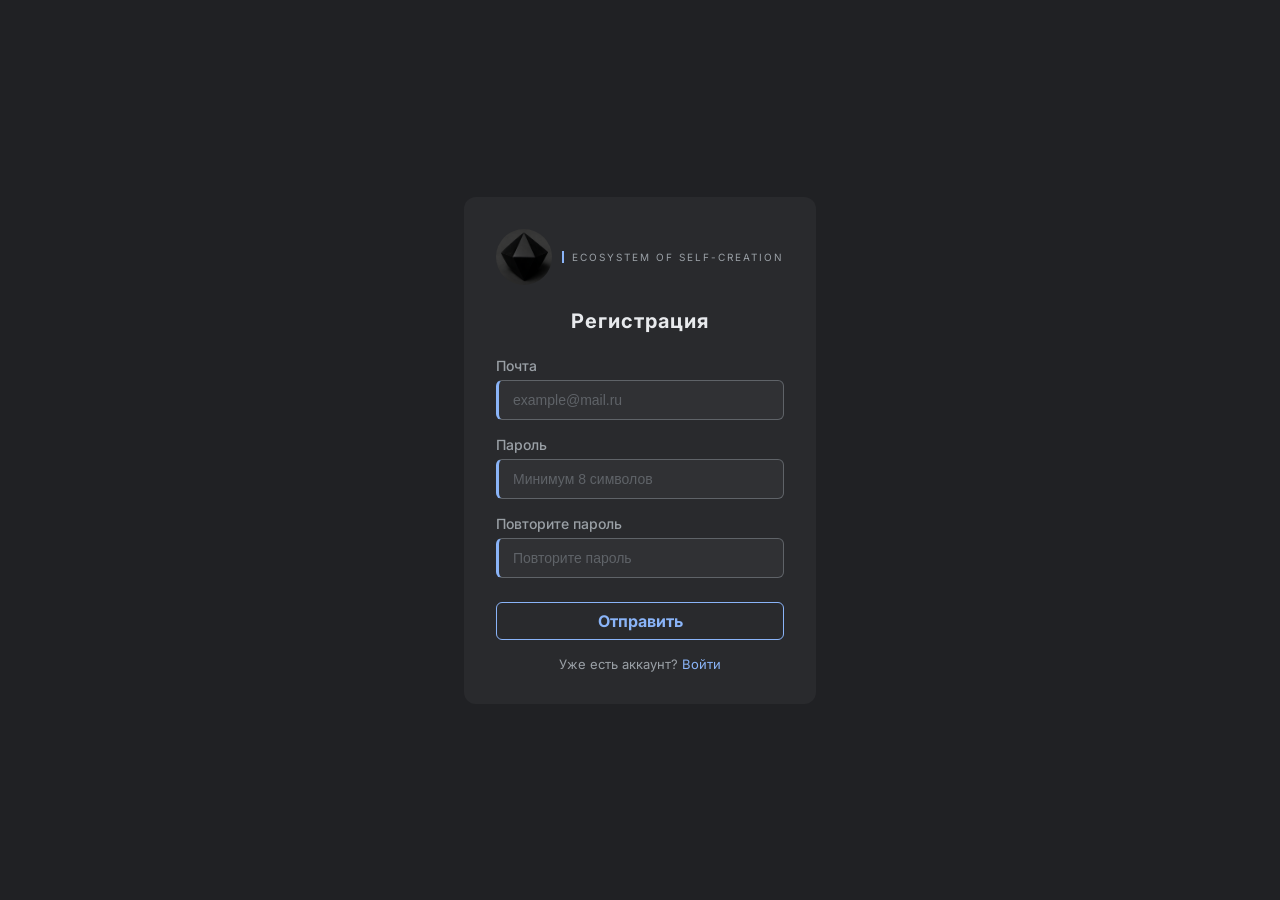
<file: Registration.html>
<!DOCTYPE html>
<html lang="ru">
<head>
	<meta charset="UTF-8">
	<meta name="viewport" content="width=device-width, initial-scale=1.0">
	<title>Регистрация — Ecosystem of self-creation</title>
    <link rel="preconnect" href="https://fonts.googleapis.com">
    <link rel="preconnect" href="https://fonts.gstatic.com" crossorigin>
    <link href="https://fonts.googleapis.com/css2?family=Inter:wght@400;500;600;700&display=swap" rel="stylesheet">
	<link rel="stylesheet" href="style.css">
</head>
<body>
	<main>
		<form action="" method="post">

			<!-- Шапка с брендом -->
			<div class="brand">
				<img src="Architect_Logo.png" alt="Architect logo" class="logo" width="56" height="56">
				<p class="brand-tagline">Ecosystem of self-creation</p>
			</div>

			<!-- Форма регистрации -->
			<fieldset>
				<legend class="title">Регистрация</legend>
				<div class="form-group">
					<label for="email">Почта</label>
					<input type="email" placeholder="example@mail.ru" id="email" name="email" required inputmode="email" autocomplete="email" aria-describedby="email-error">
					<span id="email-error" role="alert"></span>
				</div>
				<div class="form-group">
					<label for="password">Пароль</label>
					<input type="password" placeholder="Минимум 8 символов" id="password" name="password" minlength="8" required autocomplete="new-password">
				</div>
				<div class="form-group">
					<label for="repeat_password">Повторите пароль</label>
					<input type="password" placeholder="Повторите пароль" id="repeat_password" name="repeat_password" required autocomplete="new-password">
				</div>
				<div class="form-group">
					<button type="submit">Отправить</button>
				</div>
				<div>
					<p class="login-link">Уже есть аккаунт? <a href="login.html">Войти</a></p>
				</div>
			</fieldset>
		</form>
	</main>
</body>
</html>
</file>
<file: style.css>
:root {
    --color-bg: #202124;
    --color-surface: #292a2d;
    --color-accent: #8ab4f8;
    --color-text: #e8eaed;
    --color-muted: #9aa0a6;
    --color-input: #303134;
    --color-border: #5f6368;
}
/* Основные цвета вынесены в переменные выше */


/* Сброс стилей */
* {
    margin: 0;
    padding: 0;
    box-sizing: border-box;
}

body {
    background-color: var(--color-bg);
    color: var(--color-text);
    font-family: 'Inter', sans-serif;
    display: flex;
    justify-content: center;
    align-items: center;
    min-height: 100vh;
}

main {
    display: flex;
    justify-content: center;
    align-items: center;
    min-height: 100vh;
    padding: 16px;
}

form {
    background-color: var(--color-surface);
    padding: 32px;
    border-radius: 12px;
    width: 100%;
    max-width: 360px;
}

.brand {
    display: flex;
    align-items: center;
    gap: 10px;  
    margin-bottom: 24px;
}

.logo {
    width: 56px;
    height: 56px;
    border-radius: 50%;
    object-fit: cover;
}

.brand-tagline {
    font-size: 10px;
    color: var(--color-muted);
    letter-spacing: 2px;
    text-transform: uppercase;
    border-left: 2px solid var(--color-accent);
    padding-left: 8px;
    white-space: nowrap;
}

fieldset {
    border: none;
}

.form-group {
    margin-bottom: 16px;
}

legend {
    display: block;
    width: 100%;
    text-align: center;
}

.title {
    letter-spacing: 1px;
    font-size: 20px;
    font-weight: bold;
    margin-bottom: 24px;
    text-align: center;
    width: 100%;
}

label {
    display: block;
    margin-bottom: 6px;
    color: var(--color-muted);
    font-size: 14px;
    font-weight: 500;
}

input {
    width: 100%;
    padding: 10px 14px;
    background-color: var(--color-input);
    border: 1px solid var(--color-border);
    border-radius: 6px;
    color: var(--color-text);
    font-size: 16px;
    outline: none;
    border-left: 3px solid var(--color-accent);
    cursor: text;
}

input:focus {
    border-color: var(--color-accent);
}

input:focus-visible {
    outline: 2px solid var(--color-accent);
}

input::placeholder {
    color: var(--color-border);
    font-size: 14px;
}

button {
    width: 100%;
    padding: 8px;
    background-color: transparent;
    color: var(--color-accent);    
    border: 1px solid var(--color-accent);
    border-radius: 6px;
    font-size: 16px;
    font-weight: bold;
    font-family: 'Inter', sans-serif;
    cursor: pointer;
    margin-top: 8px;
    transition: background-color 0.2s ease, color 0.2s ease;
}

button:hover {
    background-color: var(--color-accent);
    color: var(--color-bg);
}

.login-link {
    text-align: center;
    margin-top: 16px;
    font-size: 13px;
    color: var(--color-muted);
}

.login-link a {
    color: var(--color-accent);
    text-decoration: none;
}

.login-link a:hover {
    text-decoration: underline;
}
</file>
